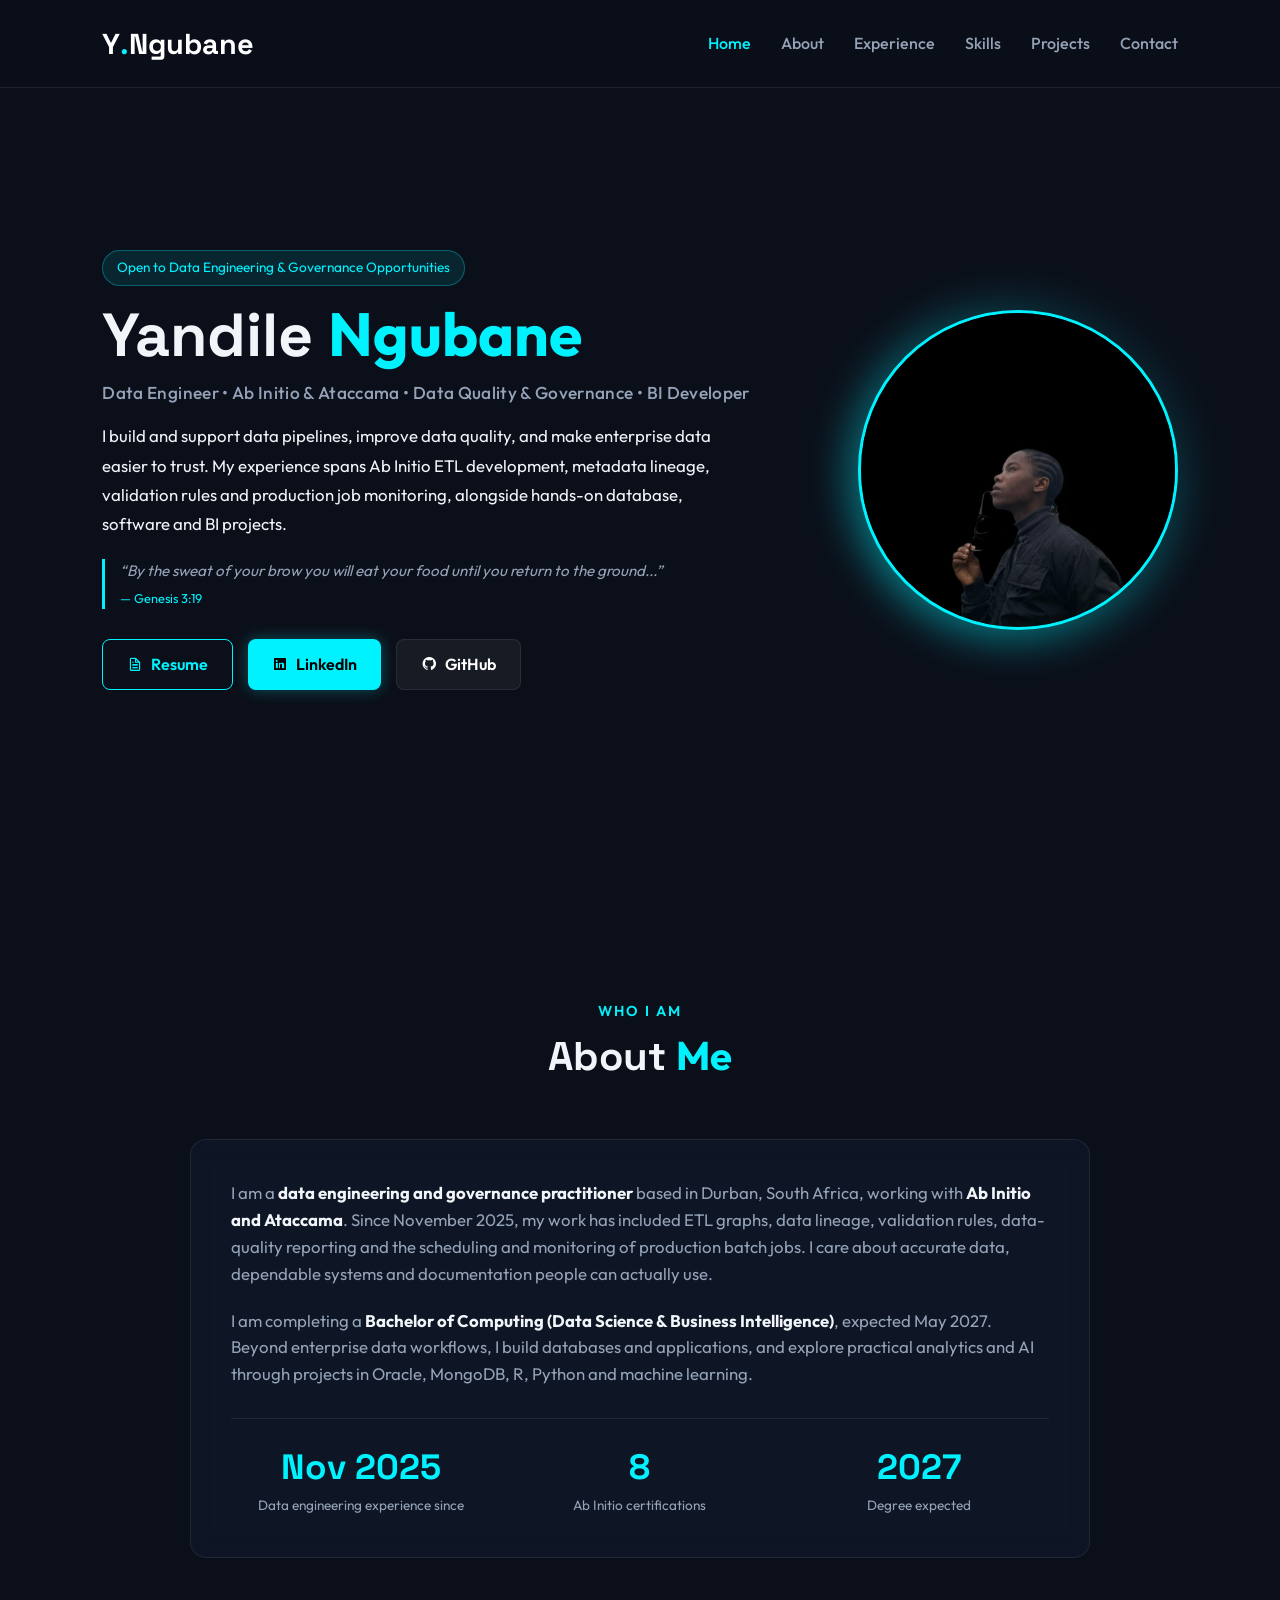
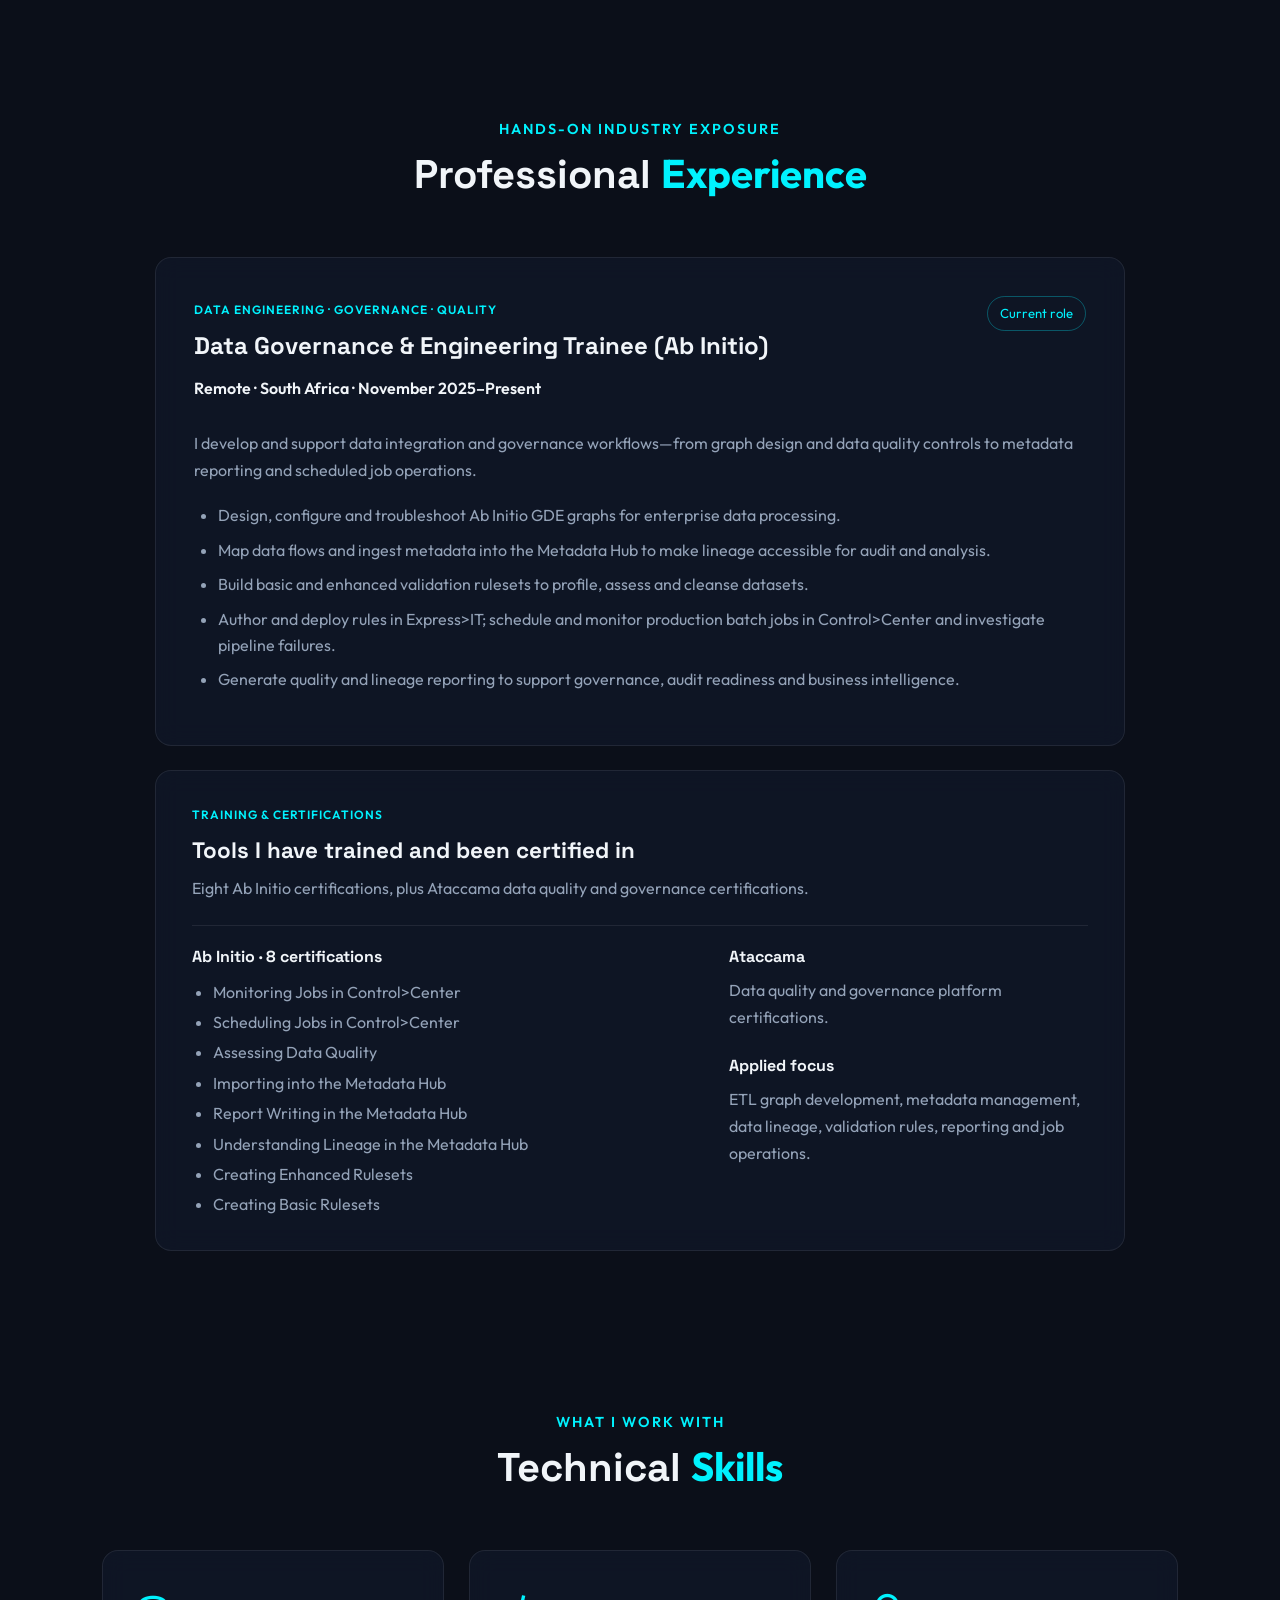
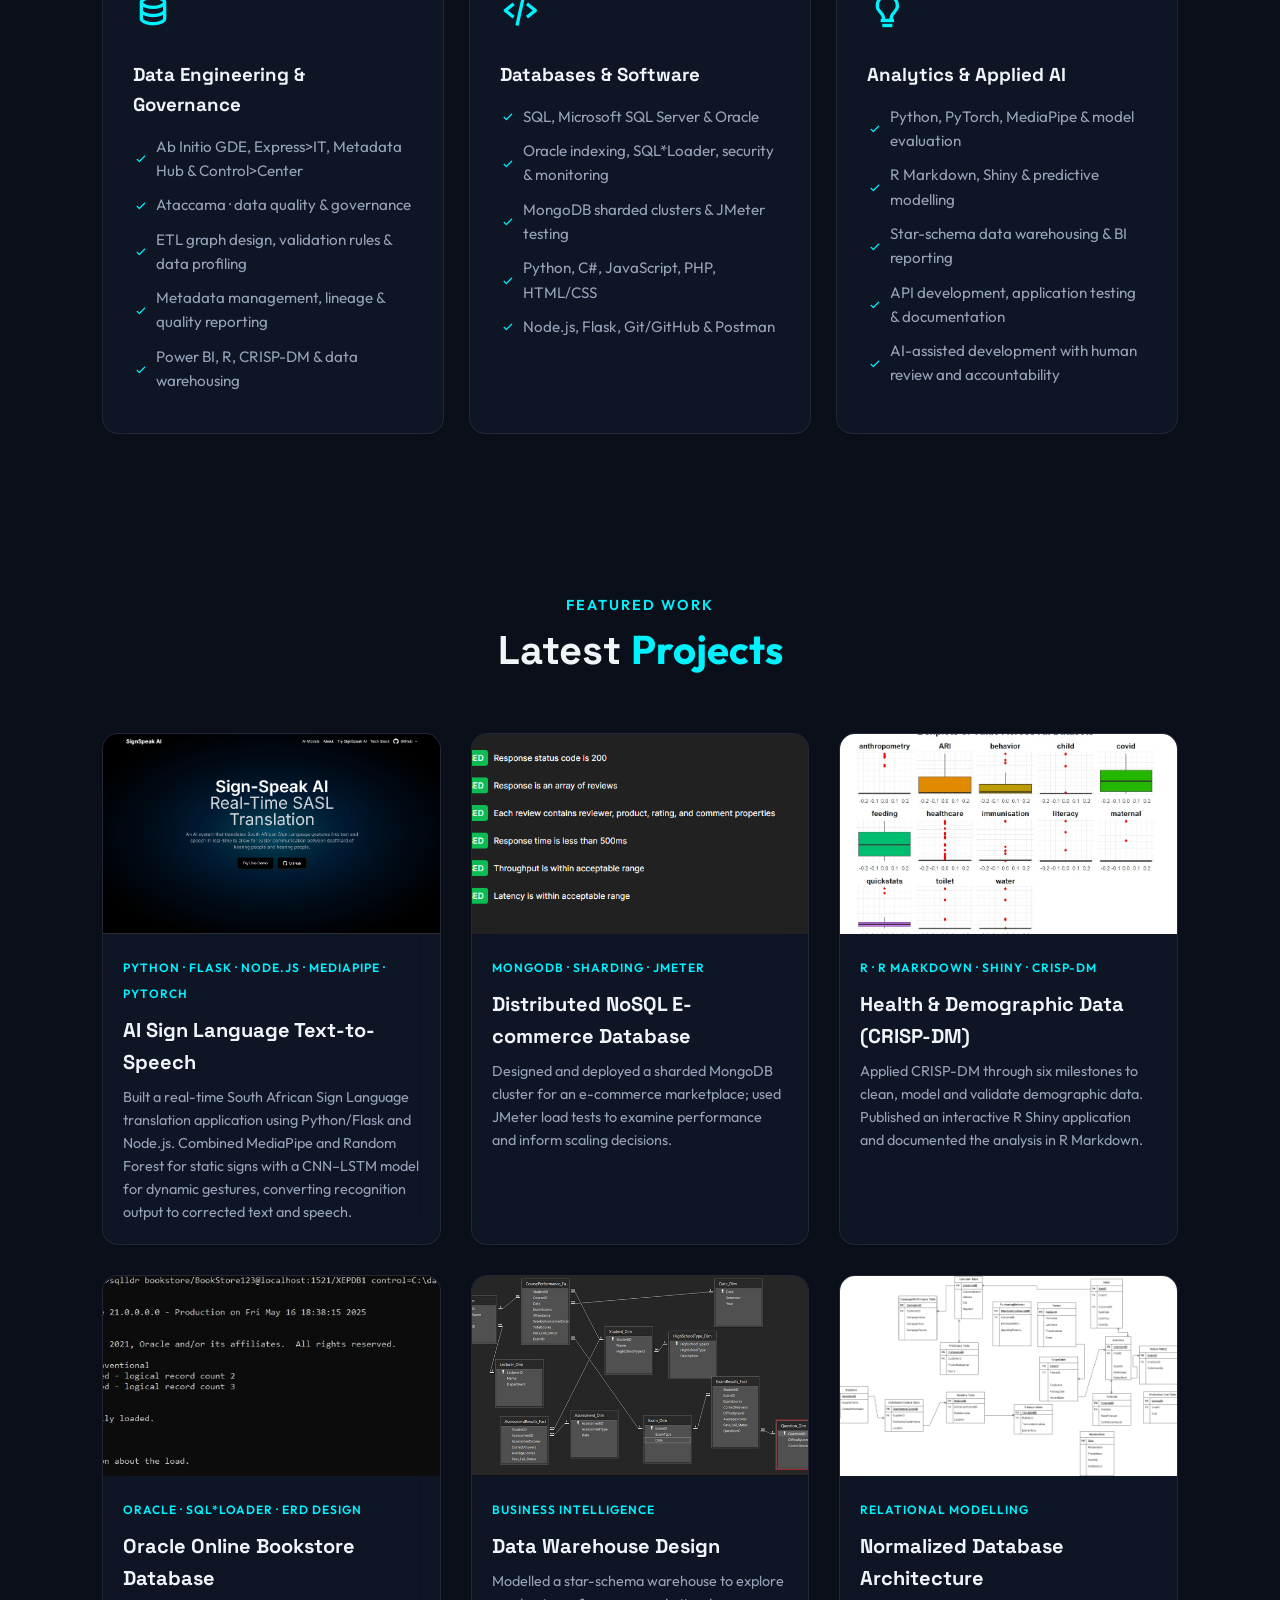
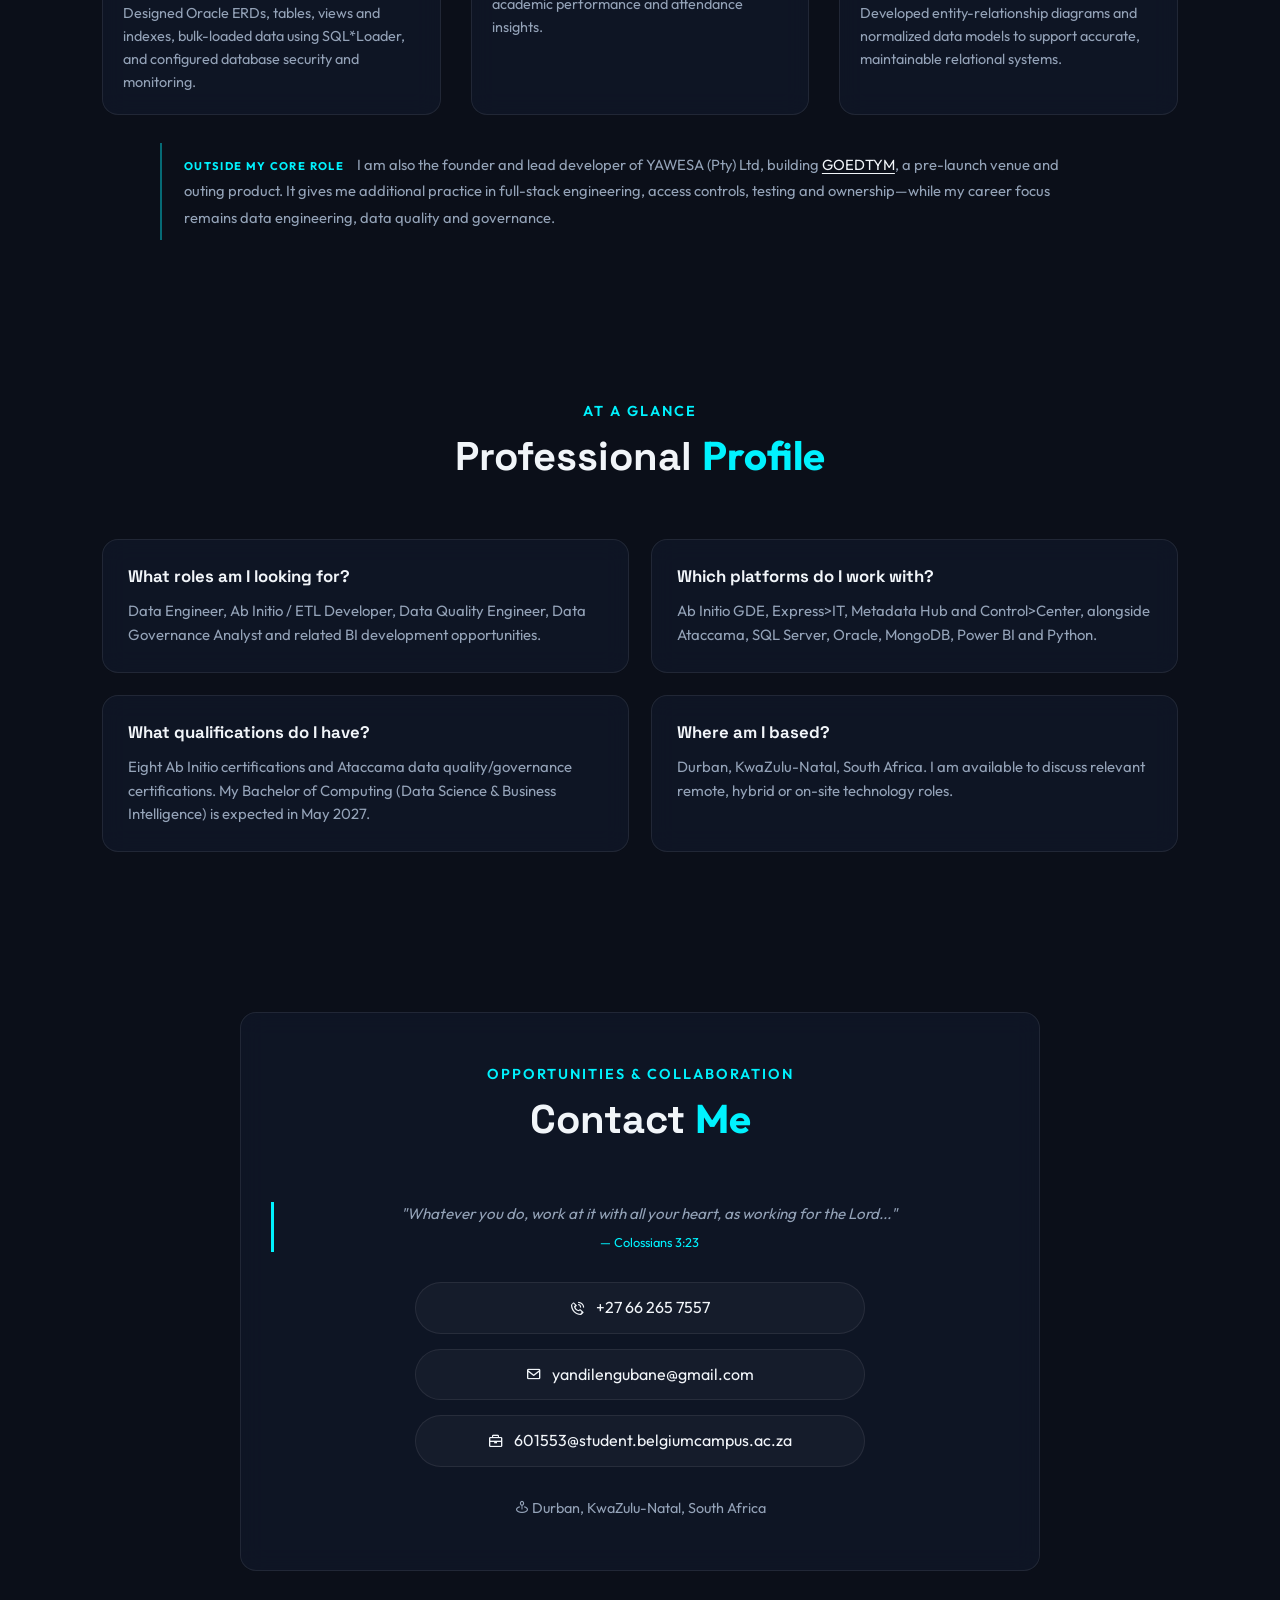
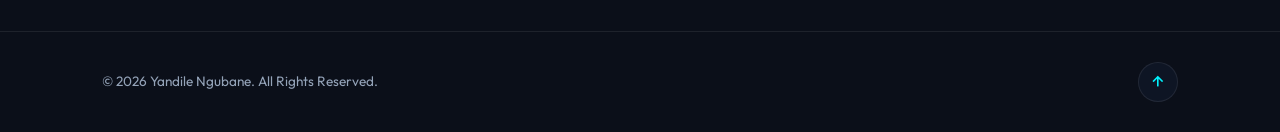
<file: index.html>
<!DOCTYPE html>

<html lang="en-ZA">
<head>
<meta charset="utf-8"/>
<meta content="width=device-width, initial-scale=1" name="viewport"/>
<!-- ============ PRIMARY SEO META TAGS ============ -->
<title>Yandile Ngubane | Data Engineer · Ab Initio, Ataccama &amp; Data Quality</title>
<meta content="Yandile Ngubane is a Durban-based data engineering and governance practitioner working with Ab Initio, Ataccama, ETL, metadata lineage, data quality, SQL and business intelligence." name="description"/>
<meta content="Yandile Ngubane, Data Engineer South Africa, Ab Initio, Ataccama, Data Quality, Data Governance, Data Lineage, ETL, Metadata Hub, Control Center, Express IT, Power BI, SQL, BI Developer, Durban" name="keywords"/>
<meta content="Yandile Ngubane" name="author"/>
<meta content="index, follow, max-image-preview:large" name="robots"/>
<meta content="index, follow" name="googlebot"/>
<meta content="#0b0f19" name="theme-color"/>
<!-- Canonical URL: replace with your real published domain -->
<link href="https://natidaschoolboy.github.io/yandilengubane/" rel="canonical"/>
<!-- ============ OPEN GRAPH (Facebook, LinkedIn, WhatsApp) ============ -->
<meta content="profile" property="og:type"/>
<meta content="Yandile Ngubane | Technical Portfolio" property="og:site_name"/>
<meta content="Yandile Ngubane | Data Engineering, Governance &amp; BI" property="og:title"/>
<meta content="Ab Initio &amp; Ataccama • ETL, data quality, governance, metadata lineage and business intelligence. Durban, South Africa." property="og:description"/>
<meta content="https://natidaschoolboy.github.io/yandilengubane/assets/social-preview.jpg" property="og:image"/>
<meta content="1200" property="og:image:width"/>
<meta content="630" property="og:image:height"/>
<meta content="Yandile Ngubane — data engineering, governance and business intelligence profile" property="og:image:alt"/>
<meta content="https://natidaschoolboy.github.io/yandilengubane/" property="og:url"/>
<meta content="en_ZA" property="og:locale"/>
<meta content="Yandile" property="profile:first_name"/>
<meta content="Ngubane" property="profile:last_name"/>
<!-- ============ TWITTER / X CARD ============ -->
<meta content="summary_large_image" name="twitter:card"/>
<meta content="Yandile Ngubane | Data Engineering &amp; Governance" name="twitter:title"/>
<meta content="Ab Initio, Ataccama, ETL, data quality, governance and BI. Explore projects, certifications and experience." name="twitter:description"/>
<meta content="https://natidaschoolboy.github.io/yandilengubane/assets/social-preview.jpg" name="twitter:image"/>
<meta content="Yandile Ngubane — data engineering, governance and business intelligence" name="twitter:image:alt"/>
<!-- ============ FAVICON / ICONS (add real files to enable) ============ -->
<!-- Custom CSS -->
<link href="css/style.css" rel="stylesheet" type="text/css"/>
<!-- Boxicons -->
<link href="https://unpkg.com/boxicons@latest/css/boxicons.min.css" rel="stylesheet"/>
<!-- Fonts -->
<link href="https://fonts.googleapis.com" rel="preconnect"/>
<link crossorigin="" href="https://fonts.gstatic.com" rel="preconnect"/>
<link href="https://fonts.googleapis.com/css2?family=Outfit:wght@300;400;500;600;700;800&amp;family=Space+Grotesk:wght@500;700&amp;display=swap" rel="stylesheet"/>
<!-- ============ STRUCTURED DATA (JSON-LD): Person + Website ============ -->
<meta content="dark" name="color-scheme"/><meta content="https://natidaschoolboy.github.io/yandilengubane/assets/social-preview.jpg" property="og:image:secure_url"/><link href="assets/favicon-32.png" rel="icon" sizes="32x32" type="image/png"/><link href="assets/apple-touch-icon.png" rel="apple-touch-icon" sizes="180x180"/><script type="application/ld+json">{"@context":"https://schema.org","@graph":[{"@type":"Person","@id":"https://natidaschoolboy.github.io/yandilengubane/#person","name":"Yandile Ngubane","url":"https://natidaschoolboy.github.io/yandilengubane/","image":"https://natidaschoolboy.github.io/yandilengubane/yandile2.jpeg","description":"Durban-based data engineering and governance practitioner working with Ab Initio ETL, Ataccama, metadata lineage, data quality and business intelligence.","jobTitle":"Data Governance & Engineering Trainee (Ab Initio)","homeLocation":{"@type":"Place","name":"Durban, KwaZulu-Natal, South Africa"},"sameAs":["https://www.linkedin.com/in/yandile-ngubane-a093a6238","https://github.com/natidaschoolboy"],"knowsAbout":["Data engineering","Ab Initio GDE","Ab Initio Express>IT","Ab Initio Metadata Hub","Ab Initio Control>Center","Ataccama","ETL","Data governance","Data quality","Data lineage","SQL","Oracle Database","MongoDB","Power BI","Python","R","Business Intelligence","Database Development"]},{"@type":"WebSite","@id":"https://natidaschoolboy.github.io/yandilengubane/#website","url":"https://natidaschoolboy.github.io/yandilengubane/","name":"Yandile Ngubane | Data Engineering Portfolio","inLanguage":"en-ZA","publisher":{"@id":"https://natidaschoolboy.github.io/yandilengubane/#person"}},{"@type":"ProfilePage","@id":"https://natidaschoolboy.github.io/yandilengubane/#webpage","url":"https://natidaschoolboy.github.io/yandilengubane/","name":"Yandile Ngubane | Data Engineer · Ab Initio, Ataccama & Data Quality","description":"Yandile Ngubane is a Durban-based data engineering and governance practitioner working with Ab Initio, Ataccama, ETL, metadata lineage, data quality, SQL and business intelligence.","dateModified":"2026-11-06","inLanguage":"en-ZA","mainEntity":{"@id":"https://natidaschoolboy.github.io/yandilengubane/#person"},"isPartOf":{"@id":"https://natidaschoolboy.github.io/yandilengubane/#website"}}]}</script></head>
<body>
<!-- Navigation -->
<a class="skip-link" href="#main">Skip to main content</a><header class="navbar" role="banner">
<a class="logo" href="#home">Y<span>.</span>Ngubane</a>
<button aria-controls="primary-navigation" aria-expanded="false" aria-label="Open navigation menu" class="bx bx-menu" id="menu-icon" type="button"></button>
<nav aria-label="Main navigation" class="navlist" id="primary-navigation"><ul class="nav-items">
<li><a class="active" href="#home">Home</a></li>
<li><a href="#about">About</a></li><li><a href="#experience">Experience</a></li>
<li><a href="#skills">Skills</a></li>
<li><a href="#portfolio">Projects</a></li>
<li><a href="#contact">Contact</a></li>
</ul></nav>
</header><main id="main"><section class="home" id="home">
<div class="hero-content">
<span class="badge">Open to Data Engineering &amp; Governance Opportunities</span>
<h1>Yandile <span>Ngubane</span></h1>
<p class="subtitle">Data Engineer  •  Ab Initio &amp; Ataccama  •  Data Quality &amp; Governance  •  BI Developer</p><p class="hero-summary">I build and support data pipelines, improve data quality, and make enterprise data easier to trust. My experience spans Ab Initio ETL development, metadata lineage, validation rules and production job monitoring, alongside hands-on database, software and BI projects.</p>
<p class="quote">“By the sweat of your brow you will eat your food until you return to the ground...”<span>— Genesis 3:19</span></p>
<div class="hero-btns"><a aria-label="Open Yandile Ngubane's resume" class="btn outline-btn" href="./resume/index.html" rel="noopener noreferrer" target="_self"><i class="bx bx-file"></i> Resume</a>
<a aria-label="Visit Yandile Ngubane's LinkedIn profile" class="btn primary-btn" href="https://www.linkedin.com/in/yandile-ngubane-a093a6238" rel="noopener noreferrer" target="_blank"><i class="bx bxl-linkedin-square"></i> LinkedIn</a>
<a aria-label="Visit Yandile Ngubane's GitHub profile" class="btn secondary-btn" href="https://www.github.com/natidaschoolboy" rel="noopener noreferrer" target="_blank"><i class="bx bxl-github"></i> GitHub</a>
</div>
</div>
<div class="hero-img-wrapper">
<div class="glowing-ring"></div>
<img alt="Portrait of Yandile Ngubane, Durban-based computing and data engineering professional" class="hero-img" fetchpriority="high" height="600" src="yandile2.jpeg" width="600"/>
</div>
</section><section class="about" id="about">
<div class="section-header">
<p>Who I Am</p>
<h2>About <span>Me</span></h2>
</div>
<div class="about-container">
<div class="about-card glass">
<p>I am a <strong>data engineering and governance practitioner</strong> based in Durban, South Africa, working with <strong>Ab Initio and Ataccama</strong>. Since November 2025, my work has included ETL graphs, data lineage, validation rules, data-quality reporting and the scheduling and monitoring of production batch jobs. I care about accurate data, dependable systems and documentation people can actually use.</p>
<p>I am completing a <strong>Bachelor of Computing (Data Science &amp; Business Intelligence)</strong>, expected May 2027. Beyond enterprise data workflows, I build databases and applications, and explore practical analytics and AI through projects in Oracle, MongoDB, R, Python and machine learning.</p><div class="stats-grid">
<div class="stat-box">
<h4>Nov 2025</h4>
<p>Data engineering experience since</p>
</div>
<div class="stat-box">
<h4>8</h4>
<p>Ab Initio certifications</p>
</div>
<div class="stat-box">
<h4>2027</h4>
<p>Degree expected</p>
</div>
</div>
</div>
</div>
</section><section aria-labelledby="experience-heading" class="experience" id="experience">
<div class="section-header"><p>Hands-on Industry Exposure</p><h2 id="experience-heading">Professional <span>Experience</span></h2></div>
<div class="experience-container">
<article class="experience-card glass"><div class="experience-topline"><div><span class="tag">Data Engineering · Governance · Quality</span>
<h3>Data Governance &amp; Engineering Trainee (Ab Initio)</h3>
<p class="experience-org">Remote · South Africa · November 2025–Present</p></div>
<span class="experience-date">Current role</span></div>
<p>I develop and support data integration and governance workflows—from graph design and data quality controls to metadata reporting and scheduled job operations.</p>
<ul>
<li>Design, configure and troubleshoot Ab Initio GDE graphs for enterprise data processing.</li>
<li>Map data flows and ingest metadata into the Metadata Hub to make lineage accessible for audit and analysis.</li>
<li>Build basic and enhanced validation rulesets to profile, assess and cleanse datasets.</li>
<li>Author and deploy rules in Express&gt;IT; schedule and monitor production batch jobs in Control&gt;Center and investigate pipeline failures.</li>
<li>Generate quality and lineage reporting to support governance, audit readiness and business intelligence.</li>
</ul></article>
<div aria-labelledby="credentials-heading" class="credentials glass">
<div class="credential-intro"><span class="tag">Training &amp; Certifications</span><h3 id="credentials-heading">Tools I have trained and been certified in</h3>
<p>Eight Ab Initio certifications, plus Ataccama data quality and governance certifications.</p></div>
<div class="credential-columns"><div><h4>Ab Initio · 8 certifications</h4><ul>
<li>Monitoring Jobs in Control&gt;Center</li><li>Scheduling Jobs in Control&gt;Center</li>
<li>Assessing Data Quality</li><li>Importing into the Metadata Hub</li>
<li>Report Writing in the Metadata Hub</li><li>Understanding Lineage in the Metadata Hub</li>
<li>Creating Enhanced Rulesets</li><li>Creating Basic Rulesets</li></ul></div>
<div><h4>Ataccama</h4><p>Data quality and governance platform certifications.</p>
<h4>Applied focus</h4><p>ETL graph development, metadata management, data lineage, validation rules, reporting and job operations.</p></div></div></div></div>
</section><section class="skills" id="skills">
<div class="section-header">
<p>What I Work With</p>
<h2>Technical <span>Skills</span></h2>
</div>
<div class="skills-grid">
<!-- Data Engineering -->
<div class="skill-card glass">
<div class="card-icon"><i class="bx bx-data"></i></div>
<h3>Data Engineering &amp; Governance</h3>
<ul><li><i aria-hidden="true" class="bx bx-check"></i>Ab Initio GDE, Express&gt;IT, Metadata Hub &amp; Control&gt;Center</li><li><i aria-hidden="true" class="bx bx-check"></i>Ataccama · data quality &amp; governance</li><li><i aria-hidden="true" class="bx bx-check"></i>ETL graph design, validation rules &amp; data profiling</li><li><i aria-hidden="true" class="bx bx-check"></i>Metadata management, lineage &amp; quality reporting</li><li><i aria-hidden="true" class="bx bx-check"></i>Power BI, R, CRISP-DM &amp; data warehousing</li></ul>
</div>
<!-- Web Development -->
<div class="skill-card glass">
<div class="card-icon"><i class="bx bx-code-alt"></i></div>
<h3>Databases &amp; Software</h3>
<ul><li><i aria-hidden="true" class="bx bx-check"></i>SQL, Microsoft SQL Server &amp; Oracle</li><li><i aria-hidden="true" class="bx bx-check"></i>Oracle indexing, SQL*Loader, security &amp; monitoring</li><li><i aria-hidden="true" class="bx bx-check"></i>MongoDB sharded clusters &amp; JMeter testing</li><li><i aria-hidden="true" class="bx bx-check"></i>Python, C#, JavaScript, PHP, HTML/CSS</li><li><i aria-hidden="true" class="bx bx-check"></i>Node.js, Flask, Git/GitHub &amp; Postman</li></ul>
</div>
<!-- Entrepreneurship -->
<div class="skill-card glass">
<div class="card-icon"><i class="bx bx-bulb"></i></div>
<h3>Analytics &amp; Applied AI</h3>
<ul><li><i aria-hidden="true" class="bx bx-check"></i>Python, PyTorch, MediaPipe &amp; model evaluation</li><li><i aria-hidden="true" class="bx bx-check"></i>R Markdown, Shiny &amp; predictive modelling</li><li><i aria-hidden="true" class="bx bx-check"></i>Star-schema data warehousing &amp; BI reporting</li><li><i aria-hidden="true" class="bx bx-check"></i>API development, application testing &amp; documentation</li><li><i aria-hidden="true" class="bx bx-check"></i>AI-assisted development with human review and accountability</li></ul>
</div>
</div>
</section><section class="portfolio" id="portfolio">
<div class="section-header">
<p>Featured Work</p>
<h2>Latest <span>Projects</span></h2>
</div>
<div class="portfolio-grid">
<article class="project-card glass">
<div class="project-img">
<img alt="SignSpeak AI homepage — real-time South African Sign Language to text and speech translation platform" height="500" loading="lazy" src="PRJ381.png" width="800"/>
</div>
<div class="project-info">
<span class="tag">Python · Flask · Node.js · MediaPipe · PyTorch</span>
<h3>AI Sign Language Text-to-Speech</h3>
<p>Built a real-time South African Sign Language translation application using Python/Flask and Node.js. Combined MediaPipe and Random Forest for static signs with a CNN–LSTM model for dynamic gestures, converting recognition output to corrected text and speech.</p>
</div>
</article>
<article class="project-card glass">
<div class="project-img">
<img alt="Entity relationship diagram of a distributed MongoDB NoSQL e-commerce database schema" height="500" loading="lazy" src="test04.png" width="800"/>
</div>
<div class="project-info">
<span class="tag">MongoDB · Sharding · JMeter</span>
<h3>Distributed NoSQL E-commerce Database</h3>
<p>Designed and deployed a sharded MongoDB cluster for an e-commerce marketplace; used JMeter load tests to examine performance and inform scaling decisions.</p>
</div>
</article>
<article class="project-card glass">
<div class="project-img">
<img alt="R boxplot visualizations comparing health survey datasets for CRISP-DM analytics project" height="500" loading="lazy" src="Screenshot 2025-12-12 080600.jpg" width="800"/>
</div>
<div class="project-info">
<span class="tag">R · R Markdown · Shiny · CRISP-DM</span>
<h3>Health &amp; Demographic Data (CRISP-DM)</h3>
<p>Applied CRISP-DM through six milestones to clean, model and validate demographic data. Published an interactive R Shiny application and documented the analysis in R Markdown.</p>
</div>
</article>
<article class="project-card glass">
<div class="project-img">
<img alt="Oracle SQL*Loader terminal output showing successful bookstore order data load" height="500" loading="lazy" src="DBA381.jpg" width="800"/>
</div>
<div class="project-info">
<span class="tag">Oracle · SQL*Loader · ERD Design</span>
<h3>Oracle Online Bookstore Database</h3>
<p>Designed Oracle ERDs, tables, views and indexes, bulk-loaded data using SQL*Loader, and configured database security and monitoring.</p>
</div>
</article>
<article class="project-card glass">
<div class="project-img">
<img alt="Star schema data warehouse diagram for student academic performance and attendance metrics" height="500" loading="lazy" src="dwh281.png" width="800"/>
</div>
<div class="project-info">
<span class="tag">Business Intelligence</span>
<h3>Data Warehouse Design</h3>
<p>Modelled a star-schema warehouse to explore academic performance and attendance insights.</p>
</div>
</article>
<article class="project-card glass">
<div class="project-img">
<img alt="Normalized relational entity relationship diagram for agricultural supply chain database" height="500" loading="lazy" src="ERD GROUP281-P1-H.drawio 2.drawio.png" width="800"/>
</div>
<div class="project-info">
<span class="tag">Relational Modelling</span>
<h3>Normalized Database Architecture</h3>
<p>Developed entity-relationship diagrams and normalized data models to support accurate, maintainable relational systems.</p>
</div>
</article>
</div><aside aria-label="Additional independent work" class="project-aside"><p><span class="muted-label">Outside my core role</span> I am also the founder and lead developer of YAWESA (Pty) Ltd, building <a href="https://goedtym.co.za/" rel="noopener noreferrer" target="_blank">GOEDTYM</a>, a pre-launch venue and outing product. It gives me additional practice in full-stack engineering, access controls, testing and ownership—while my career focus remains data engineering, data quality and governance.</p></aside>
</section><section aria-labelledby="answers-heading" class="quick-answers" id="answers">
<div class="section-header"><p>At a Glance</p><h2 id="answers-heading">Professional <span>Profile</span></h2></div>
<div class="answers-grid">
<article class="answer-card glass"><h3>What roles am I looking for?</h3><p>Data Engineer, Ab Initio / ETL Developer, Data Quality Engineer, Data Governance Analyst and related BI development opportunities.</p></article>
<article class="answer-card glass"><h3>Which platforms do I work with?</h3><p>Ab Initio GDE, Express&gt;IT, Metadata Hub and Control&gt;Center, alongside Ataccama, SQL Server, Oracle, MongoDB, Power BI and Python.</p></article>
<article class="answer-card glass"><h3>What qualifications do I have?</h3><p>Eight Ab Initio certifications and Ataccama data quality/governance certifications. My Bachelor of Computing (Data Science &amp; Business Intelligence) is expected in May 2027.</p></article>
<article class="answer-card glass"><h3>Where am I based?</h3><p>Durban, KwaZulu-Natal, South Africa. I am available to discuss relevant remote, hybrid or on-site technology roles.</p></article></div></section><section class="contact" id="contact">
<div class="contact-card glass">
<div class="section-header">
<p>Opportunities &amp; Collaboration</p>
<h2>Contact <span>Me</span></h2>
</div>
<p class="quote">
                    "Whatever you do, work at it with all your heart, as working for the Lord..." <br/>
<span>— Colossians 3:23</span>
</p>
<div class="contact-links">
<a aria-label="Call Yandile Ngubane" class="contact-btn" href="tel:+27662657557"><i class="bx bx-phone-call"></i> +27 66 265 7557</a>
<a aria-label="Email Yandile Ngubane" class="contact-btn" href="mailto:yandilengubane@gmail.com"><i class="bx bx-envelope"></i> yandilengubane@gmail.com</a>
<a aria-label="Email Yandile Ngubane's academic address" class="contact-btn" href="mailto:601553@student.belgiumcampus.ac.za"><i class="bx bx-briefcase"></i> 601553@student.belgiumcampus.ac.za</a>
</div>
<div class="location-badge">
<i class="bx bx-map-pin"></i> Durban, KwaZulu-Natal, South Africa
                </div>
</div>
</section></main>
<!-- Home / Hero Section -->
<!-- About Section -->
<!-- Skills Section -->
<!-- Portfolio Section -->
<!-- Contact Section -->
<!-- Footer -->
<footer>
<p>© <span id="year"></span> Yandile Ngubane. All Rights Reserved.</p>
<a aria-label="Scroll back to top" class="scroll-top" href="#home"><i class="bx bx-up-arrow-alt"></i></a>
</footer>
<!-- Custom JS -->
<script src="js/script.js"></script>
<script>document.getElementById('year').textContent = new Date().getFullYear();</script>
</body>
</html>
</file>
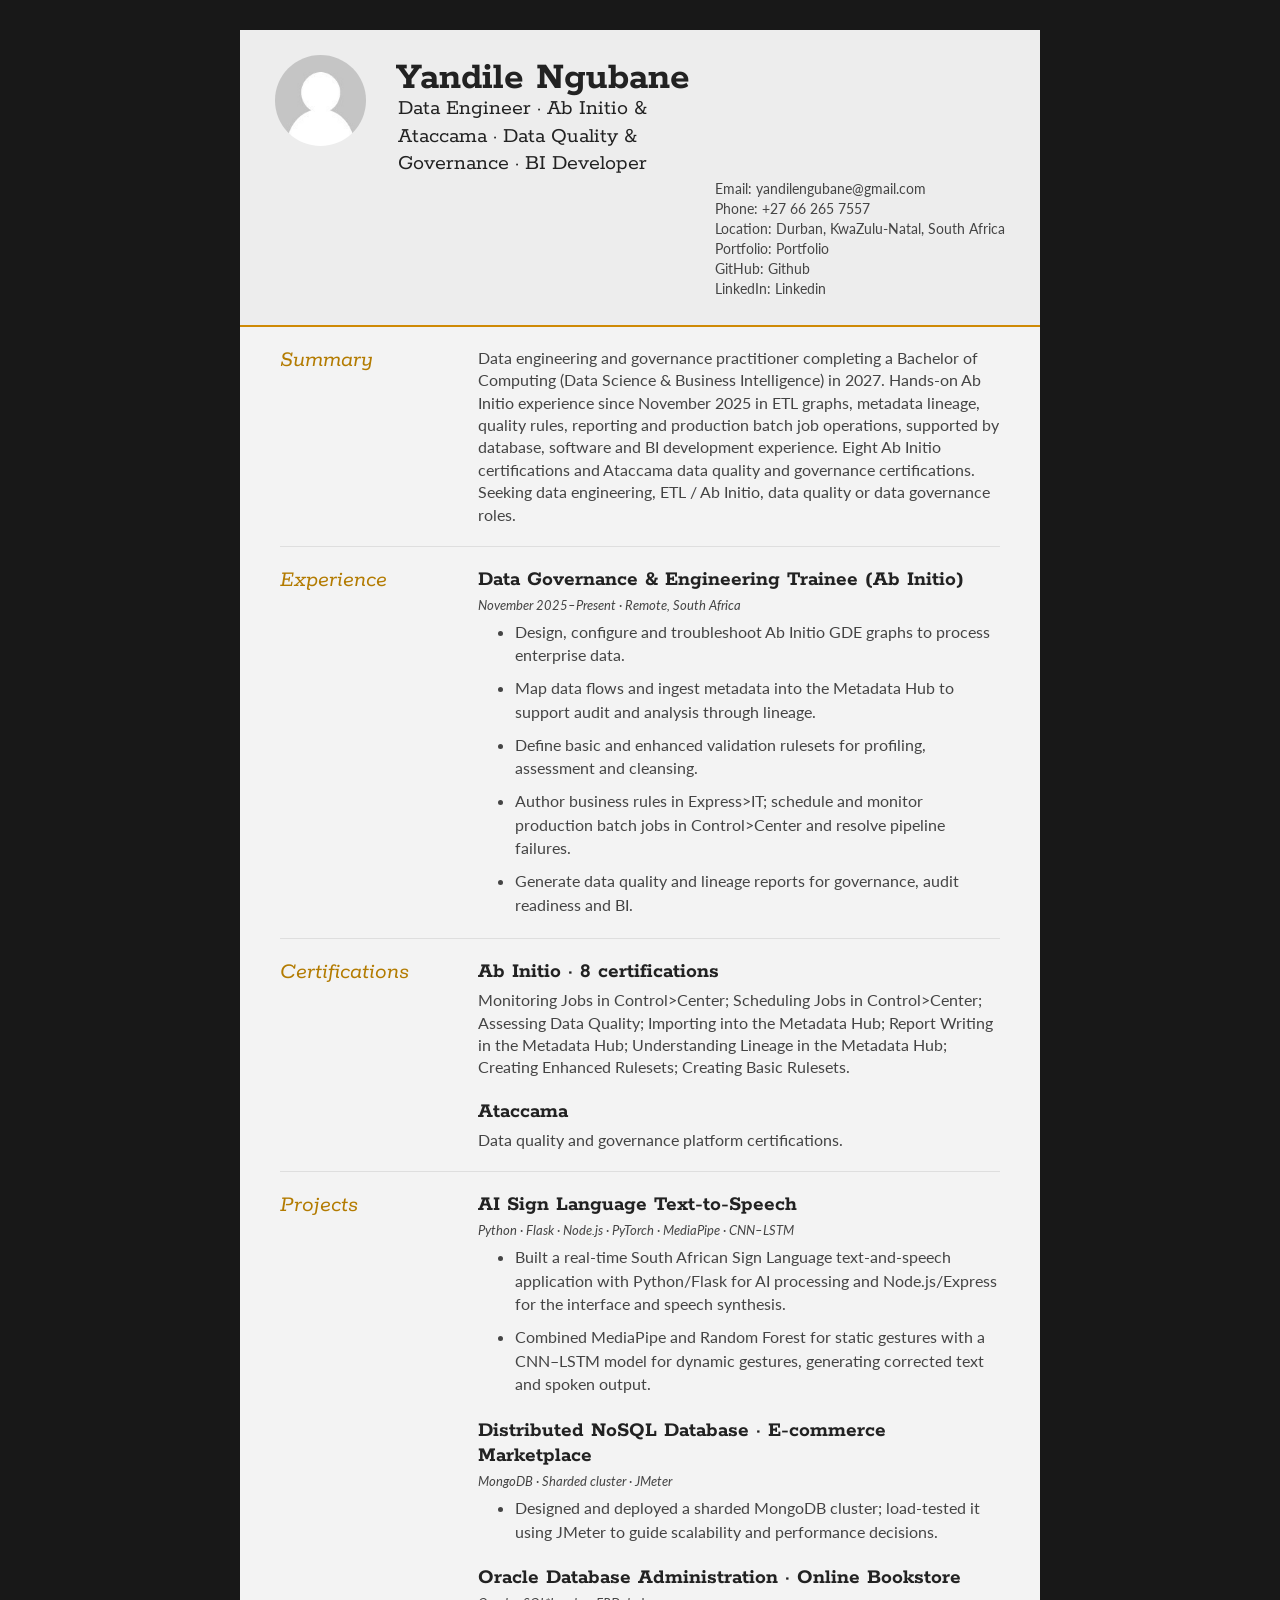
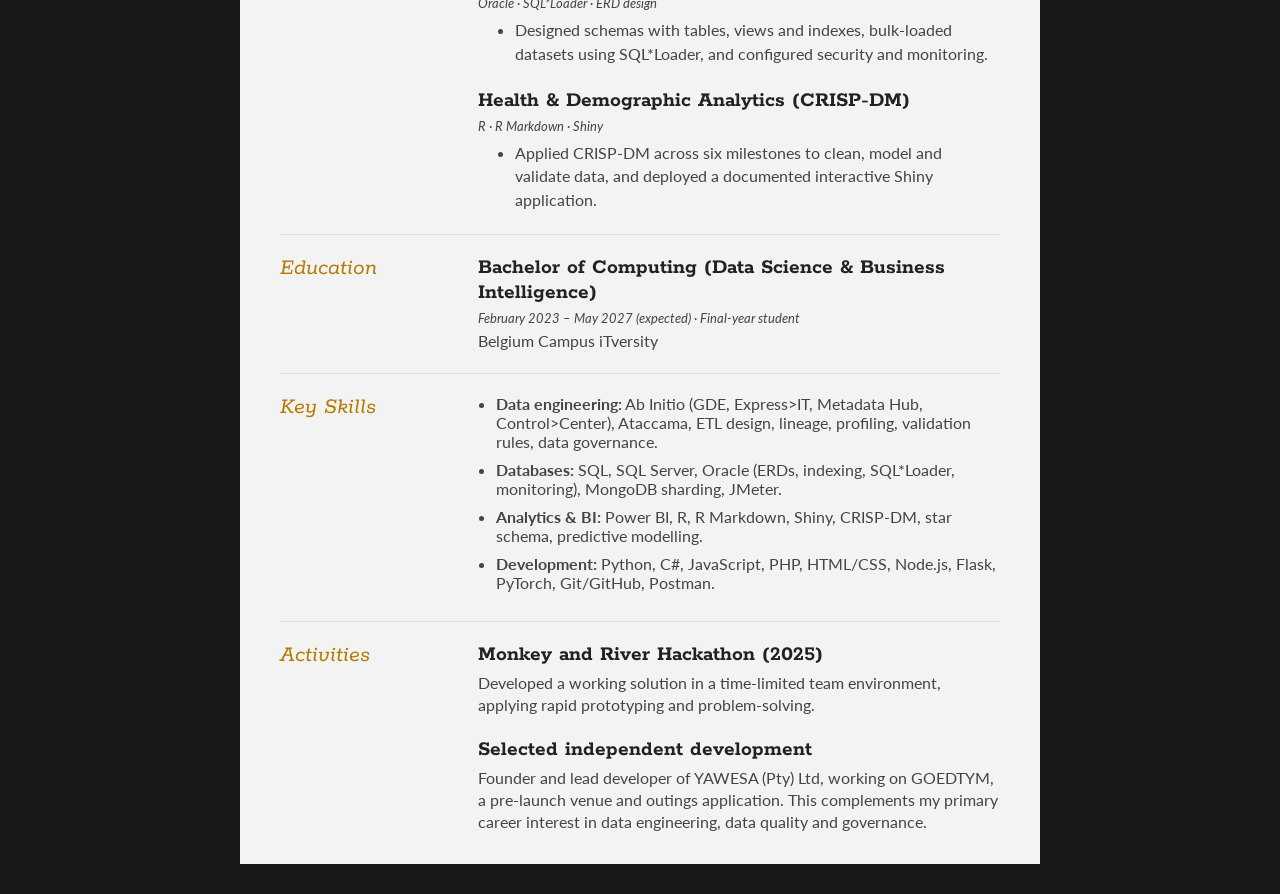
<file: resume/index.html>
<!DOCTYPE html>

<html lang="en-ZA">
<head>
<title>Yandile Ngubane | Online Résumé — Data Engineer, Ab Initio &amp; Ataccama</title>
<meta content="width=device-width" name="viewport"/>
<meta content="Online résumé of Yandile Ngubane: Ab Initio data engineering and governance experience since 2025, Ataccama, ETL, data quality, BI and selected technical projects." name="description"/>
<meta charset="utf-8"/>
<link href="style.css" rel="stylesheet"/>
<link href="https://fonts.googleapis.com/css?family=Rokkitt:400,700|Lato:400,300" rel="stylesheet" type="text/css"/>
<meta content="#181818" name="theme-color"/><meta content="index, follow" name="robots"/><link href="https://natidaschoolboy.github.io/yandilengubane/resume/" rel="canonical"/><link href="../assets/favicon-32.png" rel="icon"/><meta content="Yandile Ngubane | Data Engineering &amp; Data Governance Résumé" property="og:title"/><meta content="Ab Initio, Ataccama, data lineage, data quality, SQL, analytics and technical project experience." property="og:description"/><meta content="https://natidaschoolboy.github.io/yandilengubane/resume/" property="og:url"/><meta content="https://natidaschoolboy.github.io/yandilengubane/assets/social-preview.jpg" property="og:image"/></head>
<body id="top">
<div class="instaFade" id="cv">
<div class="mainDetails">
<div class="quickFade" id="headshot">
<img alt="Yandile Ngubane Profile Picture" src="headshot.jpg"/>
</div>
<div id="name">
<h1 class="quickFade delayTwo">Yandile Ngubane</h1>
<h2 class="quickFade delayThree">Data Engineer · Ab Initio &amp; Ataccama · Data Quality &amp; Governance · BI Developer</h2>
</div>
<div class="quickFade delayFour" id="contactDetails">
<ul>
<li>Email: <a href="mailto:yandilengubane@gmail.com">yandilengubane@gmail.com</a></li>
<li>Phone: +27 66 265 7557</li>
<li>Location: Durban, KwaZulu-Natal, South Africa</li>
<li>Portfolio: <a href="https://natidaschoolboy.github.io/yandilengubane/" rel="noopener noreferrer" target="_blank">Portfolio</a></li>
<li>GitHub: <a href="https://github.com/natidaschoolboy" rel="noopener noreferrer" target="_blank">Github</a></li>
<li>LinkedIn: <a href="https://www.linkedin.com/in/yandile-ngubane-a093a6238" rel="noopener noreferrer" target="_blank">Linkedin</a></li>
</ul>
</div>
<div class="clear"></div>
</div>
<div class="quickFade delayFive" id="mainArea">
<section>
<article>
<div class="sectionTitle">
<h2>Summary</h2>
</div>
<div class="sectionContent"><p>Data engineering and governance practitioner completing a Bachelor of Computing (Data Science &amp; Business Intelligence) in 2027. Hands-on Ab Initio experience since November 2025 in ETL graphs, metadata lineage, quality rules, reporting and production batch job operations, supported by database, software and BI development experience. Eight Ab Initio certifications and Ataccama data quality and governance certifications. Seeking data engineering, ETL / Ab Initio, data quality or data governance roles.</p></div>
</article>
<div class="clear"></div>
</section><section><div class="sectionTitle"><h2>Experience</h2></div><div class="sectionContent"><article><h3>Data Governance &amp; Engineering Trainee (Ab Initio)</h3>
<p class="subDetails">November 2025–Present · Remote, South Africa</p>
<ul>
<li>Design, configure and troubleshoot Ab Initio GDE graphs to process enterprise data.</li>
<li>Map data flows and ingest metadata into the Metadata Hub to support audit and analysis through lineage.</li>
<li>Define basic and enhanced validation rulesets for profiling, assessment and cleansing.</li>
<li>Author business rules in Express&gt;IT; schedule and monitor production batch jobs in Control&gt;Center and resolve pipeline failures.</li>
<li>Generate data quality and lineage reports for governance, audit readiness and BI.</li>
</ul></article></div><div class="clear"></div></section><section><div class="sectionTitle"><h2>Certifications</h2></div>
<div class="sectionContent"><article><h3>Ab Initio · 8 certifications</h3>
<p>Monitoring Jobs in Control&gt;Center; Scheduling Jobs in Control&gt;Center; Assessing Data Quality; Importing into the Metadata Hub; Report Writing in the Metadata Hub; Understanding Lineage in the Metadata Hub; Creating Enhanced Rulesets; Creating Basic Rulesets.</p></article>
<article><h3>Ataccama</h3><p>Data quality and governance platform certifications.</p></article></div><div class="clear"></div></section>
<section>
<div class="sectionTitle">
<h2>Projects</h2>
</div>
<div class="sectionContent"><article><h3>AI Sign Language Text-to-Speech</h3>
<p class="subDetails">Python · Flask · Node.js · PyTorch · MediaPipe · CNN–LSTM</p>
<ul><li>Built a real-time South African Sign Language text-and-speech application with Python/Flask for AI processing and Node.js/Express for the interface and speech synthesis.</li><li>Combined MediaPipe and Random Forest for static gestures with a CNN–LSTM model for dynamic gestures, generating corrected text and spoken output.</li></ul></article>
<article><h3>Distributed NoSQL Database · E-commerce Marketplace</h3><p class="subDetails">MongoDB · Sharded cluster · JMeter</p>
<ul><li>Designed and deployed a sharded MongoDB cluster; load-tested it using JMeter to guide scalability and performance decisions.</li></ul></article>
<article><h3>Oracle Database Administration · Online Bookstore</h3><p class="subDetails">Oracle · SQL*Loader · ERD design</p>
<ul><li>Designed schemas with tables, views and indexes, bulk-loaded datasets using SQL*Loader, and configured security and monitoring.</li></ul></article>
<article><h3>Health &amp; Demographic Analytics (CRISP-DM)</h3><p class="subDetails">R · R Markdown · Shiny</p>
<ul><li>Applied CRISP-DM across six milestones to clean, model and validate data, and deployed a documented interactive Shiny application.</li></ul></article></div>
<div class="clear"></div>
</section>
<section>
<div class="sectionTitle">
<h2>Education</h2>
</div>
<div class="sectionContent"><article><h3>Bachelor of Computing (Data Science &amp; Business Intelligence)</h3><p class="subDetails">February 2023 – May 2027 (expected) · Final-year student</p><p>Belgium Campus iTversity</p></article></div>
<div class="clear"></div>
</section>
<section>
<div class="sectionTitle">
<h2>Key Skills</h2>
</div>
<div class="sectionContent"><ul class="keySkills">
<li><strong>Data engineering:</strong> Ab Initio (GDE, Express&gt;IT, Metadata Hub, Control&gt;Center), Ataccama, ETL design, lineage, profiling, validation rules, data governance.</li>
<li><strong>Databases:</strong> SQL, SQL Server, Oracle (ERDs, indexing, SQL*Loader, monitoring), MongoDB sharding, JMeter.</li>
<li><strong>Analytics &amp; BI:</strong> Power BI, R, R Markdown, Shiny, CRISP-DM, star schema, predictive modelling.</li>
<li><strong>Development:</strong> Python, C#, JavaScript, PHP, HTML/CSS, Node.js, Flask, PyTorch, Git/GitHub, Postman.</li></ul></div>
<div class="clear"></div>
</section>
<section>
<div class="sectionTitle">
<h2>Activities</h2>
</div>
<div class="sectionContent"><article><h3>Monkey and River Hackathon (2025)</h3><p>Developed a working solution in a time-limited team environment, applying rapid prototyping and problem-solving.</p></article>
<article><h3>Selected independent development</h3><p>Founder and lead developer of YAWESA (Pty) Ltd, working on GOEDTYM, a pre-launch venue and outings application. This complements my primary career interest in data engineering, data quality and governance.</p></article></div>
<div class="clear"></div>
</section>
</div>
</div>
</body>
</html>
</file>
<file: css/style.css>
/* --- Root Variables & Theme --- */
:root {
    --bg-color: #0b0f19;
    --card-bg: rgba(18, 26, 43, 0.65);
    --card-border: rgba(255, 255, 255, 0.08);
    --accent-color: #00f2fe;
    --accent-glow: rgba(0, 242, 254, 0.3);
    --text-main: #f1f5f9;
    --text-muted: #94a3b8;
    --nav-bg: rgba(11, 15, 25, 0.85);
    --font-heading: 'Space Grotesk', sans-serif;
    --font-body: 'Outfit', sans-serif;
}

* {
    margin: 0;
    padding: 0;
    box-sizing: border-box;
    scroll-behavior: smooth;
    font-family: var(--font-body);
}

body {
    background-color: var(--bg-color);
    color: var(--text-main);
    overflow-x: hidden;
    line-height: 1.6;
}

/* --- Reusable Glassmorphism Class --- */
.glass {
    background: var(--card-bg);
    backdrop-filter: blur(12px);
    -webkit-backdrop-filter: blur(12px);
    border: 1px solid var(--card-border);
    border-radius: 16px;
}

/* --- Section Formatting --- */
section {
    padding: 100px 8% 60px;
}

.section-header {
    text-align: center;
    margin-bottom: 50px;
}

.section-header p {
    color: var(--accent-color);
    text-transform: uppercase;
    font-size: 0.9rem;
    letter-spacing: 2px;
    font-weight: 600;
}

.section-header h2 {
    font-family: var(--font-heading);
    font-size: 2.5rem;
}

.section-header h2 span {
    color: var(--accent-color);
}

/* --- Header / Navbar --- */
.navbar {
    position: fixed;
    top: 0;
    left: 0;
    width: 100%;
    padding: 20px 8%;
    display: flex;
    justify-content: space-between;
    align-items: center;
    background: var(--nav-bg);
    backdrop-filter: blur(10px);
    z-index: 1000;
    border-bottom: 1px solid var(--card-border);
    transition: 0.3s;
}

.logo {
    font-family: var(--font-heading);
    font-size: 1.8rem;
    font-weight: 700;
    color: #fff;
    text-decoration: none;
}

.logo span {
    color: var(--accent-color);
}

.navlist {
    display: flex;
    list-style: none;
    gap: 30px;
}

.navlist a {
    color: var(--text-muted);
    text-decoration: none;
    font-weight: 500;
    transition: 0.3s;
}

.navlist a:hover,
.navlist a.active {
    color: var(--accent-color);
}

#menu-icon {
    font-size: 2rem;
    color: var(--text-main);
    cursor: pointer;
    display: none;
}

/* --- Hero Section --- */
.home {
    min-height: 100vh;
    display: flex;
    align-items: center;
    justify-content: space-between;
    gap: 40px;
}

.badge {
    background: rgba(0, 242, 254, 0.1);
    color: var(--accent-color);
    padding: 6px 14px;
    border-radius: 20px;
    font-size: 0.85rem;
    border: 1px solid var(--accent-glow);
    display: inline-block;
    margin-bottom: 15px;
}

.hero-content h1 {
    font-family: var(--font-heading);
    font-size: 3.8rem;
    line-height: 1.1;
    margin-bottom: 10px;
}

.hero-content h1 span {
    color: var(--accent-color);
}

.hero-content h3 {
    font-size: 1.5rem;
    color: var(--text-muted);
    margin-bottom: 20px;
}

.quote {
    font-style: italic;
    color: var(--text-muted);
    border-left: 3px solid var(--accent-color);
    padding-left: 15px;
    margin-bottom: 30px;
    font-size: 0.95rem;
}

.quote span {
    display: block;
    font-size: 0.8rem;
    color: var(--accent-color);
    margin-top: 5px;
    font-style: normal;
}

.hero-btns {
    display: flex;
    gap: 15px;
    flex-wrap: wrap;
}

.btn {
    padding: 12px 24px;
    border-radius: 8px;
    text-decoration: none;
    font-weight: 600;
    display: inline-flex;
    align-items: center;
    gap: 8px;
    transition: 0.3s;
}

.primary-btn {
    background: var(--accent-color);
    color: #000;
    box-shadow: 0 0 15px var(--accent-glow);
}

.primary-btn:hover {
    transform: translateY(-3px);
    box-shadow: 0 0 25px var(--accent-glow);
}

.secondary-btn {
    background: rgba(255, 255, 255, 0.05);
    color: #fff;
    border: 1px solid var(--card-border);
}

.secondary-btn:hover {
    background: rgba(255, 255, 255, 0.1);
    transform: translateY(-3px);
}

.outline-btn {
    border: 1px solid var(--accent-color);
    color: var(--accent-color);
}

.outline-btn:hover {
    background: rgba(0, 242, 254, 0.1);
    transform: translateY(-3px);
}

.hero-img-wrapper {
    position: relative;
    width: 320px;
    height: 320px;
    flex-shrink: 0;
}

.hero-img {
    width: 100%;
    height: 100%;
    object-fit: cover;
    border-radius: 50%;
    position: relative;
    z-index: 2;
    border: 3px solid var(--accent-color);
}

.glowing-ring {
    position: absolute;
    top: -10px;
    left: -10px;
    right: -10px;
    bottom: -10px;
    border-radius: 50%;
    background: linear-gradient(45deg, var(--accent-color), transparent);
    filter: blur(20px);
    z-index: 1;
    opacity: 0.6;
}

/* --- About Section --- */
.about-card {
    padding: 40px;
    max-width: 900px;
    margin: 0 auto;
}

.about-card p {
    color: var(--text-muted);
    font-size: 1.05rem;
    margin-bottom: 20px;
}

.about-card strong {
    color: var(--text-main);
}

.stats-grid {
    display: grid;
    grid-template-columns: repeat(3, 1fr);
    gap: 20px;
    margin-top: 30px;
    padding-top: 20px;
    border-top: 1px solid var(--card-border);
}

.stat-box {
    text-align: center;
}

.stat-box h4 {
    font-family: var(--font-heading);
    font-size: 2.2rem;
    color: var(--accent-color);
}

.stat-box p {
    font-size: 0.85rem;
    margin-bottom: 0;
}

/* --- Skills Section --- */
.skills-grid {
    display: grid;
    grid-template-columns: repeat(auto-fit, minmax(280px, 1fr));
    gap: 25px;
}

.skill-card {
    padding: 30px;
    transition: 0.3s;
}

.skill-card:hover {
    transform: translateY(-5px);
    border-color: var(--accent-color);
}

.card-icon {
    font-size: 2.5rem;
    color: var(--accent-color);
    margin-bottom: 15px;
}

.skill-card h3 {
    font-family: var(--font-heading);
    margin-bottom: 15px;
}

.skill-card ul {
    list-style: none;
}

.skill-card li {
    color: var(--text-muted);
    margin-bottom: 10px;
    display: flex;
    align-items: center;
    gap: 8px;
    font-size: 0.95rem;
}

.skill-card li i {
    color: var(--accent-color);
}

/* --- Portfolio Section --- */
.portfolio-grid {
    display: grid;
    grid-template-columns: repeat(auto-fit, minmax(320px, 1fr));
    gap: 30px;
}

.project-card {
    overflow: hidden;
    transition: 0.3s;
}

.project-card:hover {
    transform: translateY(-5px);
    border-color: var(--accent-color);
}

.project-img {
    height: 200px;
    overflow: hidden;
}

.project-img img {
    width: 100%;
    height: 100%;
    object-fit: cover;
    transition: 0.5s;
}

.project-card:hover .project-img img {
    transform: scale(1.08);
}

.project-info {
    padding: 20px;
}

.tag {
    font-size: 0.75rem;
    color: var(--accent-color);
    text-transform: uppercase;
    letter-spacing: 1px;
    font-weight: 600;
}

.project-info h3 {
    font-family: var(--font-heading);
    font-size: 1.25rem;
    margin: 8px 0;
}

.project-info p {
    color: var(--text-muted);
    font-size: 0.9rem;
}

/* --- Contact Section --- */
.contact-card {
    max-width: 800px;
    margin: 0 auto;
    padding: 50px 30px;
    text-align: center;
}

.contact-links {
    display: flex;
    flex-direction: column;
    gap: 15px;
    align-items: center;
    margin: 30px 0;
}

.contact-btn {
    color: var(--text-main);
    text-decoration: none;
    background: rgba(255, 255, 255, 0.03);
    border: 1px solid var(--card-border);
    padding: 12px 25px;
    border-radius: 30px;
    display: inline-flex;
    align-items: center;
    gap: 10px;
    transition: 0.3s;
    width: 100%;
    max-width: 450px;
    justify-content: center;
}

.contact-btn:hover {
    border-color: var(--accent-color);
    color: var(--accent-color);
    background: rgba(0, 242, 254, 0.05);
}

.location-badge {
    color: var(--text-muted);
    font-size: 0.9rem;
}

/* --- Footer --- */
footer {
    padding: 30px 8%;
    display: flex;
    justify-content: space-between;
    align-items: center;
    border-top: 1px solid var(--card-border);
    color: var(--text-muted);
    font-size: 0.85rem;
}

.scroll-top {
    background: var(--card-bg);
    border: 1px solid var(--card-border);
    color: var(--accent-color);
    width: 40px;
    height: 40px;
    border-radius: 50%;
    display: flex;
    align-items: center;
    justify-content: center;
    text-decoration: none;
    font-size: 1.2rem;
    transition: 0.3s;
}

.scroll-top:hover {
    background: var(--accent-color);
    color: #000;
}

/* --- Responsive Layout Rules --- */
@media (max-width: 992px) {
    .home {
        flex-direction: column-reverse;
        justify-content: center;
        text-align: center;
        padding-top: 140px;
    }

    .hero-content h1 {
        font-size: 3rem;
    }

    .hero-btns {
        justify-content: center;
    }

    .quote {
        border-left: none;
        border-top: 2px solid var(--accent-color);
        padding-left: 0;
        padding-top: 10px;
    }
}

@media (max-width: 768px) {
    #menu-icon {
        display: block;
    }

    .navlist {
        position: absolute;
        top: 100%;
        left: 0;
        width: 100%;
        padding: 20px 8%;
        background: var(--nav-bg);
        border-bottom: 1px solid var(--card-border);
        flex-direction: column;
        gap: 15px;
        display: none;
    }

    .navlist.open {
        display: flex;
    }

    .stats-grid {
        grid-template-columns: 1fr;
    }
}

/* Career-focused content additions, preserving the original navy/cyan appearance. */
.skip-link{position:fixed;top:-70px;left:12px;z-index:2000;background:#00f2fe;color:#061017;padding:10px 16px;border-radius:8px;font-weight:700;text-decoration:none}
.skip-link:focus{top:10px}
:focus-visible{outline:2px solid #00f2fe;outline-offset:4px}
#menu-icon{border:0;background:none;padding:5px;line-height:1}
.nav-items{display:flex;gap:30px;list-style:none;align-items:center}
.hero-content{max-width:720px}
.hero-summary{color:var(--text-main);font-size:1.05rem;max-width:640px;line-height:1.75;margin:15px 0 20px}
.subtitle{color:var(--text-muted);font-size:1.08rem;font-weight:500;letter-spacing:.02em}
.experience-container{max-width:970px;margin:0 auto}
.experience-card{padding:38px}
.experience-topline{display:flex;align-items:flex-start;justify-content:space-between;gap:20px}
.experience-card h3{font:700 1.5rem var(--font-heading);margin:8px 0 2px}
.experience-org{font-weight:600;color:var(--text-main)!important}
.experience-date{border:1px solid var(--accent-glow);color:var(--accent-color);border-radius:20px;padding:6px 12px;font-size:.82rem;white-space:nowrap}
.experience-card p{color:var(--text-muted);margin:14px 0;line-height:1.7}
.experience-card ul{color:var(--text-muted);margin:14px 0 10px 24px;line-height:1.65}
.experience-card li{padding:4px 0}
.experience-card .experience-note{font-size:.85rem;border-top:1px solid var(--card-border);padding-top:15px;margin-top:15px}
.project-aside{max-width:960px;margin:28px auto 0;color:var(--text-muted);font-size:.92rem;line-height:1.8;border-left:2px solid rgba(0,242,254,.4);padding:9px 22px}
.project-aside a{color:var(--text-main);text-underline-offset:3px}
.muted-label{color:var(--accent-color);font-size:.7rem;letter-spacing:.12em;text-transform:uppercase;font-weight:700;margin-right:10px}
.answers-grid{display:grid;grid-template-columns:repeat(3,minmax(0,1fr));gap:22px;max-width:1150px;margin:0 auto}
.answer-card{padding:25px}.answer-card h3{font:700 1.05rem var(--font-heading);margin-bottom:12px}.answer-card p{color:var(--text-muted);font-size:.93rem}
section[id]{scroll-margin-top:85px}
@media(max-width:992px){.hero-summary{margin-left:auto;margin-right:auto}.experience-topline{flex-direction:column}.answers-grid{grid-template-columns:1fr}}
@media(max-width:768px){.nav-items{flex-direction:column;gap:15px;align-items:flex-start}.hero-content h1{font-size:clamp(2.45rem,9vw,3.2rem)}.home{padding-top:130px}.experience-card{padding:26px}.project-aside{padding-left:15px}.hero-img-wrapper{width:250px;height:250px}}
@media(max-width:380px){section{padding:75px 6% 45px}.hero-content h1{font-size:2.2rem}.btn{padding:10px 15px}.about-card{padding:24px}.skills-grid,.portfolio-grid{grid-template-columns:minmax(0,1fr)}.hero-img-wrapper{width:210px;height:210px}}
@media(prefers-reduced-motion:reduce){*,*::before,*::after{scroll-behavior:auto!important;animation-duration:.01ms!important;transition-duration:.01ms!important}}

/* Reliable mobile menu glyph even if third-party icon CSS cannot load. */
@media(max-width:768px){#menu-icon{display:inline-flex;align-items:center;justify-content:center;width:42px;height:42px;flex:0 0 auto;color:var(--accent-color)}#menu-icon::before{content:"\2630"!important;font-family:Arial,sans-serif!important;font-size:1.5rem!important;line-height:1!important}#menu-icon.bx-x::before{content:"\00D7"!important;font-size:2rem!important}}

/* CV-aligned content blocks: no theme or layout replacement */
.credentials{margin-top:24px;padding:30px 36px}
.credential-intro h3{font:700 1.4rem var(--font-heading);margin:10px 0}
.credential-intro p,.credentials p{color:var(--text-muted);line-height:1.7}
.credential-columns{display:grid;grid-template-columns:minmax(0,1.4fr) minmax(0,1fr);gap:35px;margin-top:22px;padding-top:20px;border-top:1px solid var(--card-border)}
.credential-columns h4{font:700 1rem var(--font-heading);color:var(--text-main);margin-bottom:10px}
.credential-columns h4:not(:first-child){margin-top:24px}
.credential-columns ul{margin:0 0 0 21px;color:var(--text-muted);line-height:1.65}
.credential-columns li{padding:2px 0}
@media (max-width:680px){.credential-columns{grid-template-columns:1fr;gap:22px}.credentials{padding:25px}.home .subtitle{line-height:1.6}}
.answers-grid{grid-template-columns:repeat(2,minmax(0,1fr))}
@media(max-width:700px){.answers-grid{grid-template-columns:1fr}}
</file>
<file: resume/style.css>
html,body,div,span,object,iframe,h1,h2,h3,h4,h5,h6,p,blockquote,pre,abbr,address,cite,code,del,dfn,em,img,ins,kbd,q,samp,small,strong,sub,sup,var,b,i,dl,dt,dd,ol,ul,li,fieldset,form,label,legend,table,caption,tbody,tfoot,thead,tr,th,td,article,aside,canvas,details,figcaption,figure,footer,header,hgroup,menu,nav,section,summary,time,mark,audio,video {
border:0;
font:inherit;
font-size:100%;
margin:0;
padding:0;
vertical-align:baseline;
}

article,aside,details,figcaption,figure,footer,header,hgroup,menu,nav,section {
display:block;
}

html, body {background: #181818; font-family: 'Lato', helvetica, arial, sans-serif; font-size: 16px; color: #222;}

.clear {clear: both;}

p {
	font-size: 1em;
	line-height: 1.4em;
	margin-bottom: 20px;
	color: #444;
}

#cv {
	width: 90%;
	max-width: 800px;
	background: #f3f3f3;
	margin: 30px auto;
}

.mainDetails {
	padding: 25px 35px;
	border-bottom: 2px solid #cf8a05;
	background: #ededed;
}

#name h1 {
	font-size: 2.5em;
	font-weight: 700;
	font-family: 'Rokkitt', Helvetica, Arial, sans-serif;
	margin-bottom: -6px;
}

#name h2 {
	font-size: 2em;
	margin-left: 2px;
	font-family: 'Rokkitt', Helvetica, Arial, sans-serif;
}

#mainArea {
	padding: 0 40px;
}

#headshot {
	width: 12.5%;
	float: left;
	margin-right: 30px;
}

#headshot img {
	width: 100%;
	height: auto;
	-webkit-border-radius: 50px;
	border-radius: 50px;
}

#name {
	float: left;
}

#contactDetails {
	float: right;
}

#contactDetails ul {
	list-style-type: none;
	font-size: 0.9em;
	margin-top: 2px;
}

#contactDetails ul li {
	margin-bottom: 3px;
	color: #444;
}

#contactDetails ul li a, a[href^=tel] {
	color: #444; 
	text-decoration: none;
	-webkit-transition: all .3s ease-in;
	-moz-transition: all .3s ease-in;
	-o-transition: all .3s ease-in;
	-ms-transition: all .3s ease-in;
	transition: all .3s ease-in;
}

#contactDetails ul li a:hover { 
	color: #cf8a05;
}


section {
	border-top: 1px solid #dedede;
	padding: 20px 0 0;
}

section:first-child {
	border-top: 0;
}

section:last-child {
	padding: 20px 0 10px;
}

.sectionTitle {
	float: left;
	width: 25%;
}

.sectionContent {
	float: right;
	width: 72.5%;
}

.sectionTitle h1 {
	font-family: 'Rokkitt', Helvetica, Arial, sans-serif;
	font-style: italic;
	font-size: 1.5em;
	color: #cf8a05;
}

.sectionContent h2 {
	font-family: 'Rokkitt', Helvetica, Arial, sans-serif;
	font-size: 1.5em;
	margin-bottom: -2px;
}

.subDetails {
	font-size: 0.8em;
	font-style: italic;
	margin-bottom: 3px;
}

.keySkills {
	list-style-type: none;
	-moz-column-count:3;
	-webkit-column-count:3;
	column-count:3;
	margin-bottom: 20px;
	font-size: 1em;
	color: #444;
}

.keySkills ul li {
	margin-bottom: 3px;
}

@media all and (min-width: 602px) and (max-width: 800px) {
	#headshot {
		display: none;
	}
	
	.keySkills {
	-moz-column-count:2;
	-webkit-column-count:2;
	column-count:2;
	}
}

@media all and (max-width: 601px) {
	#cv {
		width: 95%;
		margin: 10px auto;
		min-width: 280px;
	}
	
	#headshot {
		display: none;
	}
	
	#name, #contactDetails {
		float: none;
		width: 100%;
		text-align: center;
	}
	
	.sectionTitle, .sectionContent {
		float: none;
		width: 100%;
	}
	
	.sectionTitle {
		margin-left: -2px;
		font-size: 1.25em;
	}
	
	.keySkills {
		-moz-column-count:2;
		-webkit-column-count:2;
		column-count:2;
	}
}

@media all and (max-width: 480px) {
	.mainDetails {
		padding: 15px 15px;
	}
	
	section {
		padding: 15px 0 0;
	}
	
	#mainArea {
		padding: 0 25px;
	}

	
	.keySkills {
	-moz-column-count:1;
	-webkit-column-count:1;
	column-count:1;
	}
	
	#name h1 {
		line-height: .8em;
		margin-bottom: 4px;
	}
}

@media print {
    #cv {
        width: 100%;
    }
}

@-webkit-keyframes reset {
	0% {
		opacity: 0;
	}
	100% {
		opacity: 0;
	}
}

@-webkit-keyframes fade-in {
	0% {
		opacity: 0;
	}
	40% {
		opacity: 0;
	}
	100% {
		opacity: 1;
	}
}

@-moz-keyframes reset {
	0% {
		opacity: 0;
	}
	100% {
		opacity: 0;
	}
}

@-moz-keyframes fade-in {
	0% {
		opacity: 0;
	}
	40% {
		opacity: 0;
	}
	100% {
		opacity: 1;
	}
}

@keyframes reset {
	0% {
		opacity: 0;
	}
	100% {
		opacity: 0;
	}
}

@keyframes fade-in {
	0% {
		opacity: 0;
	}
	40% {
		opacity: 0;
	}
	100% {
		opacity: 1;
	}
}

.instaFade {
    -webkit-animation-name: reset, fade-in;
    -webkit-animation-duration: 1.5s;
    -webkit-animation-timing-function: ease-in;
	
	-moz-animation-name: reset, fade-in;
    -moz-animation-duration: 1.5s;
    -moz-animation-timing-function: ease-in;
	
	animation-name: reset, fade-in;
    animation-duration: 1.5s;
    animation-timing-function: ease-in;
}

.quickFade {
    -webkit-animation-name: reset, fade-in;
    -webkit-animation-duration: 2.5s;
    -webkit-animation-timing-function: ease-in;
	
	-moz-animation-name: reset, fade-in;
    -moz-animation-duration: 2.5s;
    -moz-animation-timing-function: ease-in;
	
	animation-name: reset, fade-in;
    animation-duration: 2.5s;
    animation-timing-function: ease-in;
}
 
.delayOne {
	-webkit-animation-delay: 0, .5s;
	-moz-animation-delay: 0, .5s;
	animation-delay: 0, .5s;
}

.delayTwo {
	-webkit-animation-delay: 0, 1s;
	-moz-animation-delay: 0, 1s;
	animation-delay: 0, 1s;
}

.delayThree {
	-webkit-animation-delay: 0, 1.5s;
	-moz-animation-delay: 0, 1.5s;
	animation-delay: 0, 1.5s;
}

.delayFour {
	-webkit-animation-delay: 0, 2s;
	-moz-animation-delay: 0, 2s;
	animation-delay: 0, 2s;
}

.delayFive {
	-webkit-animation-delay: 0, 2.5s;
	-moz-animation-delay: 0, 2.5s;
	animation-delay: 0, 2.5s;
}
/* Targeted résumé usability fixes; retains the source résumé typography and colour scheme. */
.sectionTitle h2{font-family:'Rokkitt',Helvetica,Arial,sans-serif;font-style:italic;font-size:1.5em;color:#cf8a05}.sectionContent h3{font-family:'Rokkitt',Helvetica,Arial,sans-serif;font-size:1.5em;margin-bottom:-2px}.sectionContent article{margin-bottom:18px}.sectionContent article ul{padding-left:19px;margin:9px 0 20px;color:#444;line-height:1.55}
.sectionContent article li{padding:2px 0}.keySkills{column-count:1!important}.keySkills li{margin-bottom:6px}
#name h2{font-size:1.38em;line-height:1.25;max-width:330px}
@media(max-width:850px){#name{max-width:100%}#contactDetails{float:none;clear:both;padding-top:13px}#headshot{width:78px}.mainDetails{padding:22px}}
@media(max-width:601px){#name h1{line-height:1.15}#name h2{max-width:none;margin-top:5px;font-size:1.2em}#contactDetails{text-align:left;overflow-wrap:anywhere}#cv{min-width:0}}
@media(prefers-reduced-motion:reduce){.instaFade,.quickFade{animation:none!important}}
@media print{html,body{background:#fff!important}#cv{width:100%;max-width:none;margin:0;background:#fff}.instaFade,.quickFade{animation:none!important}.mainDetails{background:#fff}section{break-inside:avoid}a{color:#222!important}}

/* CV-aligned details, original print-style resume preserved */
.sectionTitle h2{font-family:'Rokkitt',Helvetica,Arial,sans-serif;font-size:1.45em;font-style:italic;color:#b37b00}
.sectionContent h3{font-family:'Rokkitt',Helvetica,Arial,sans-serif;font-size:1.35em;font-weight:700;margin-bottom:5px}
.sectionContent ul:not(.keySkills){margin:0 0 20px 18px;color:#444;line-height:1.48}
.sectionContent li{margin-bottom:5px}
.keySkills{columns:1;list-style:disc;margin-left:18px}
.keySkills li{margin:0 0 9px}
.sectionContent strong{font-weight:700}
@media(max-width:601px){#mainArea{padding:0 22px}.mainDetails{padding:22px 20px}#name h2{font-size:1.25em}.sectionTitle h2{margin-bottom:10px}}
@media print{html,body{background:white!important}#cv{width:100%;max-width:none;margin:0;box-shadow:none;background:white}.mainDetails{background:white}a{color:#222!important}section{break-inside:avoid}#mainArea{padding:0 25px}}
</file>
